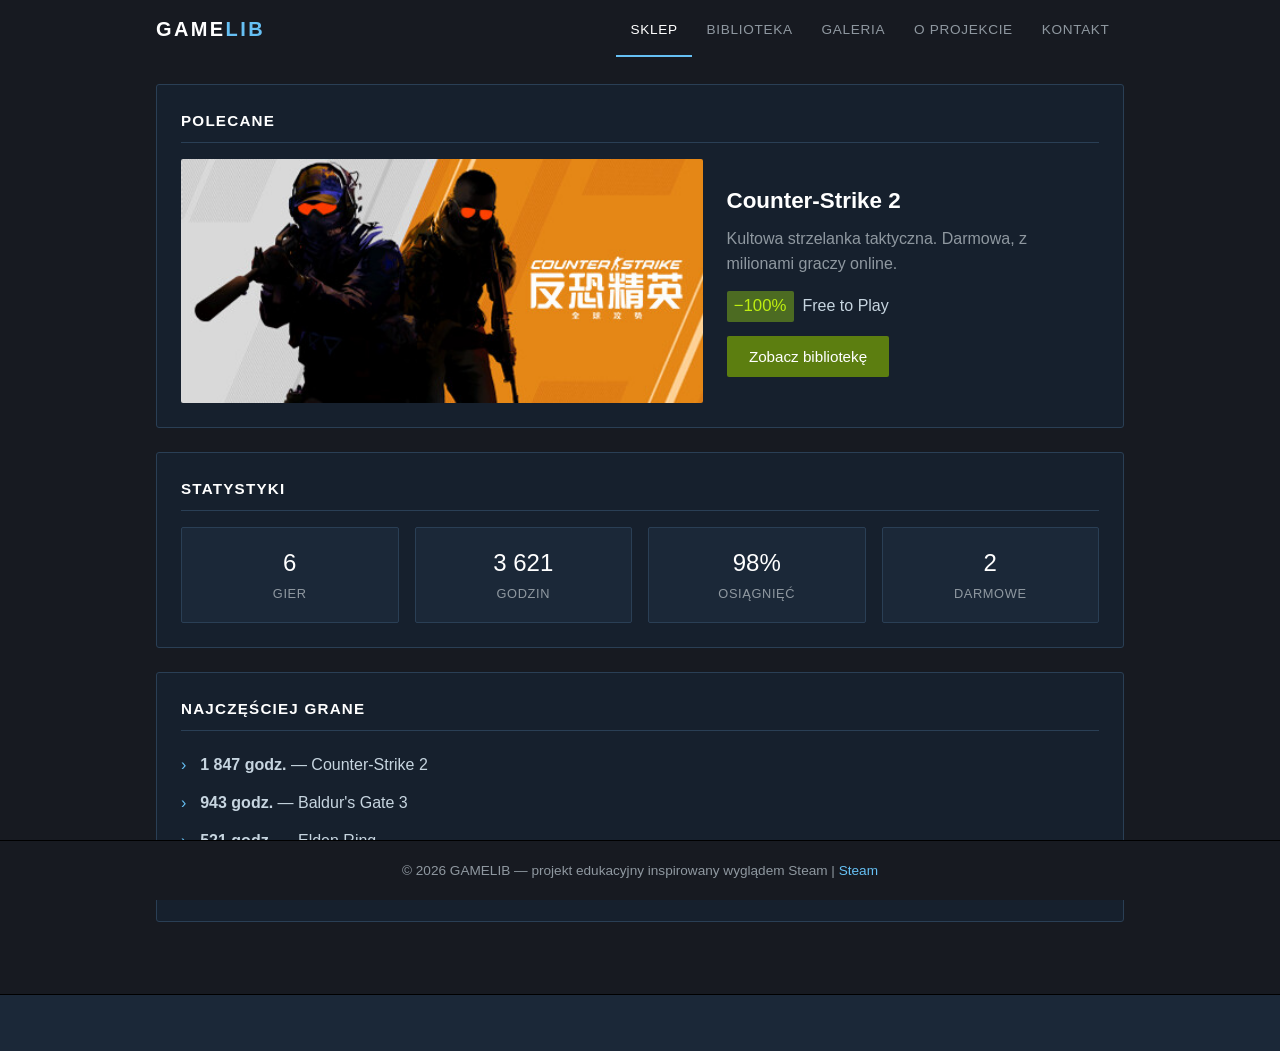
<file: index.html>
<!DOCTYPE html>
<html lang="pl">
<head>
    <meta charset="UTF-8">
    <meta name="viewport" content="width=device-width, initial-scale=1.0">
    <meta name="description" content="Minimalistyczna biblioteka gier w stylu Steam">
    <title>Strona główna — GAMELIB</title>
    <link rel="stylesheet" href="style.css">
</head>
<body>
    <header class="topbar"><div class="inner">
        <div class="logo">GAME<span>LIB</span></div>
        <nav><ul><li><a href="index.html" class="active">Sklep</a></li><li><a href="oferta.html">Biblioteka</a></li><li><a href="galeria.html">Galeria</a></li><li><a href="o-nas.html">O projekcie</a></li><li><a href="kontakt.html">Kontakt</a></li></ul></nav>
    </div></div>
    <main>
        <section class="panel">
            <h2>Polecane</h2>
            <div class="featured">
                <img src="cs2.png" alt="Okładka gry Counter-Strike 2">
                <div>
                    <h3>Counter-Strike 2</h3>
                    <p class="muted">Kultowa strzelanka taktyczna. Darmowa, z milionami graczy online.</p>
                    <p><span class="discount">−100%</span> &nbsp;Free to Play</p>
                    <a class="btn" href="oferta.html">Zobacz bibliotekę</a>
                </div>
            </div>
        </section>

        <section class="panel">
            <h2>Statystyki</h2>
            <div class="stats">
                <div class="stat"><b>6</b><span>Gier</span></div>
                <div class="stat"><b>3 621</b><span>Godzin</span></div>
                <div class="stat"><b>98%</b><span>Osiągnięć</span></div>
                <div class="stat"><b>2</b><span>Darmowe</span></div>
            </div>
        </section>

        <section class="panel">
            <h2>Najczęściej grane</h2>
            <ul class="list">
                <li><strong>1 847 godz.</strong> — Counter-Strike 2</li>
                <li><strong>943 godz.</strong> — Baldur's Gate 3</li>
                <li><strong>521 godz.</strong> — Elden Ring</li>
                <li><strong>312 godz.</strong> — Cyberpunk 2077</li>
            </ul>
        </section>
    </main>
    <footer>&copy; 2026 GAMELIB — projekt edukacyjny inspirowany wyglądem Steam | <a href="https://store.steampowered.com/" target="_blank" rel="noopener">Steam</a></footer>
</body>
</html>
</file>
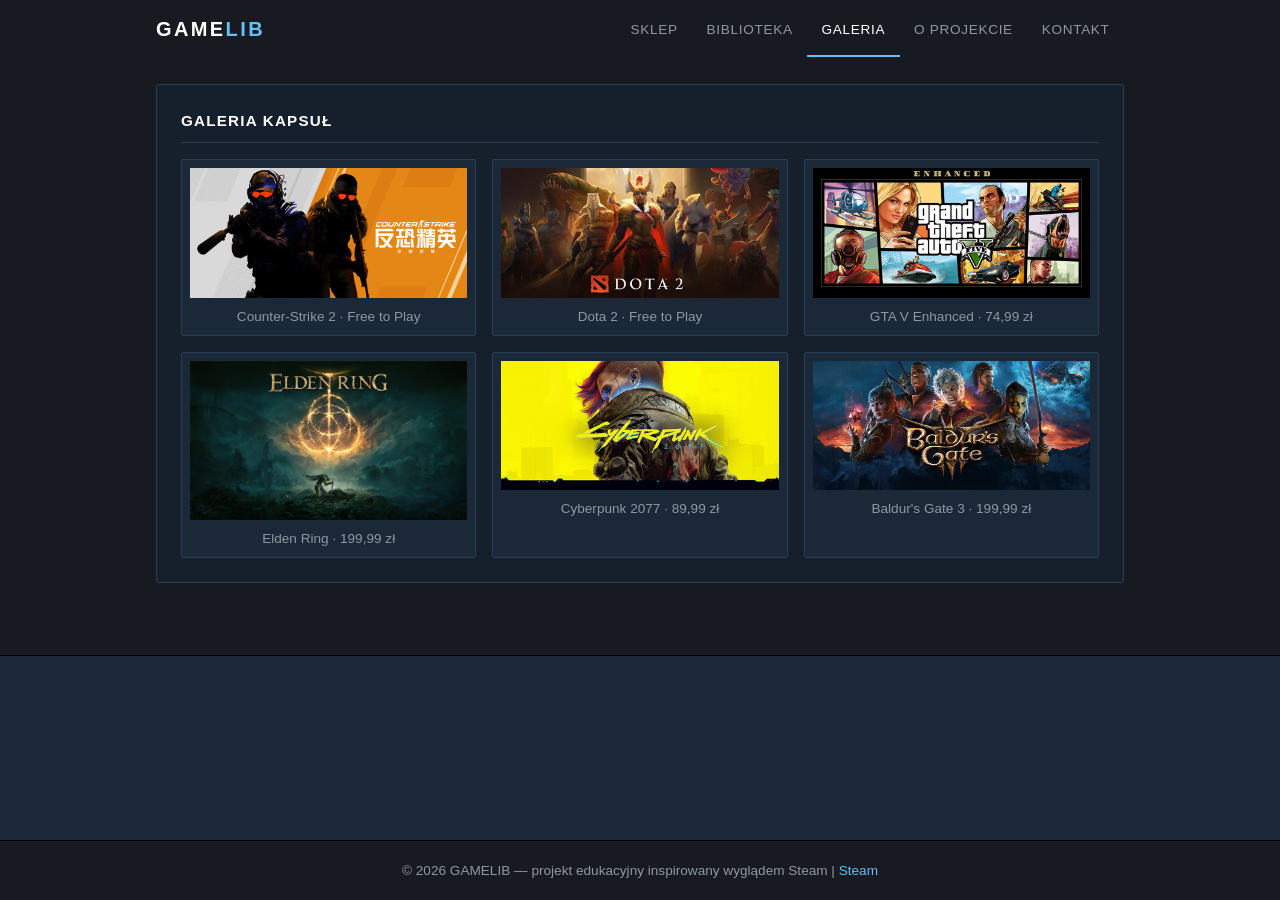
<file: galeria.html>
<!DOCTYPE html>
<html lang="pl">
<head>
    <meta charset="UTF-8">
    <meta name="viewport" content="width=device-width, initial-scale=1.0">
    <meta name="description" content="Minimalistyczna biblioteka gier w stylu Steam">
    <title>Galeria — GAMELIB</title>
    <link rel="stylesheet" href="style.css">
</head>
<body>
    <header class="topbar"><div class="inner">
        <div class="logo">GAME<span>LIB</span></div>
        <nav><ul><li><a href="index.html">Sklep</a></li><li><a href="oferta.html">Biblioteka</a></li><li><a href="galeria.html" class="active">Galeria</a></li><li><a href="o-nas.html">O projekcie</a></li><li><a href="kontakt.html">Kontakt</a></li></ul></nav>
    </div></div>
    <main>
        <section class="panel">
            <h2>Galeria kapsuł</h2>
            <div class="gallery-grid">
                <figure>
                    <a href="https://store.steampowered.com/app/730/" target="_blank" rel="noopener">
                        <img src="cs2.png" alt="Kapsuła gry Counter-Strike 2">
                        <figcaption>Counter-Strike 2 · Free to Play</figcaption>
                    </a>
                </figure>
                <figure>
                    <a href="https://store.steampowered.com/app/570/" target="_blank" rel="noopener">
                        <img src="dota2.png" alt="Kapsuła gry Dota 2">
                        <figcaption>Dota 2 · Free to Play</figcaption>
                    </a>
                </figure>
                <figure>
                    <a href="https://store.steampowered.com/app/3240220/" target="_blank" rel="noopener">
                        <img src="gta5.png" alt="Kapsuła gry GTA V Enhanced">
                        <figcaption>GTA V Enhanced · 74,99 zł</figcaption>
                    </a>
                </figure>
                <figure>
                    <a href="https://store.steampowered.com/app/1245620/" target="_blank" rel="noopener">
                        <img src="eldenring.png" alt="Kapsuła gry Elden Ring">
                        <figcaption>Elden Ring · 199,99 zł</figcaption>
                    </a>
                </figure>
                <figure>
                    <a href="https://store.steampowered.com/app/1091500/" target="_blank" rel="noopener">
                        <img src="cyberpunk.png" alt="Kapsuła gry Cyberpunk 2077">
                        <figcaption>Cyberpunk 2077 · 89,99 zł</figcaption>
                    </a>
                </figure>
                <figure>
                    <a href="https://store.steampowered.com/app/1086940/" target="_blank" rel="noopener">
                        <img src="bg3.png" alt="Kapsuła gry Baldur's Gate 3">
                        <figcaption>Baldur's Gate 3 · 199,99 zł</figcaption>
                    </a>
                </figure>
            </div>
        </section>
    </main>
    <footer>&copy; 2026 GAMELIB — projekt edukacyjny inspirowany wyglądem Steam | <a href="https://store.steampowered.com/" target="_blank" rel="noopener">Steam</a></footer>
</body>
</html>
</file>
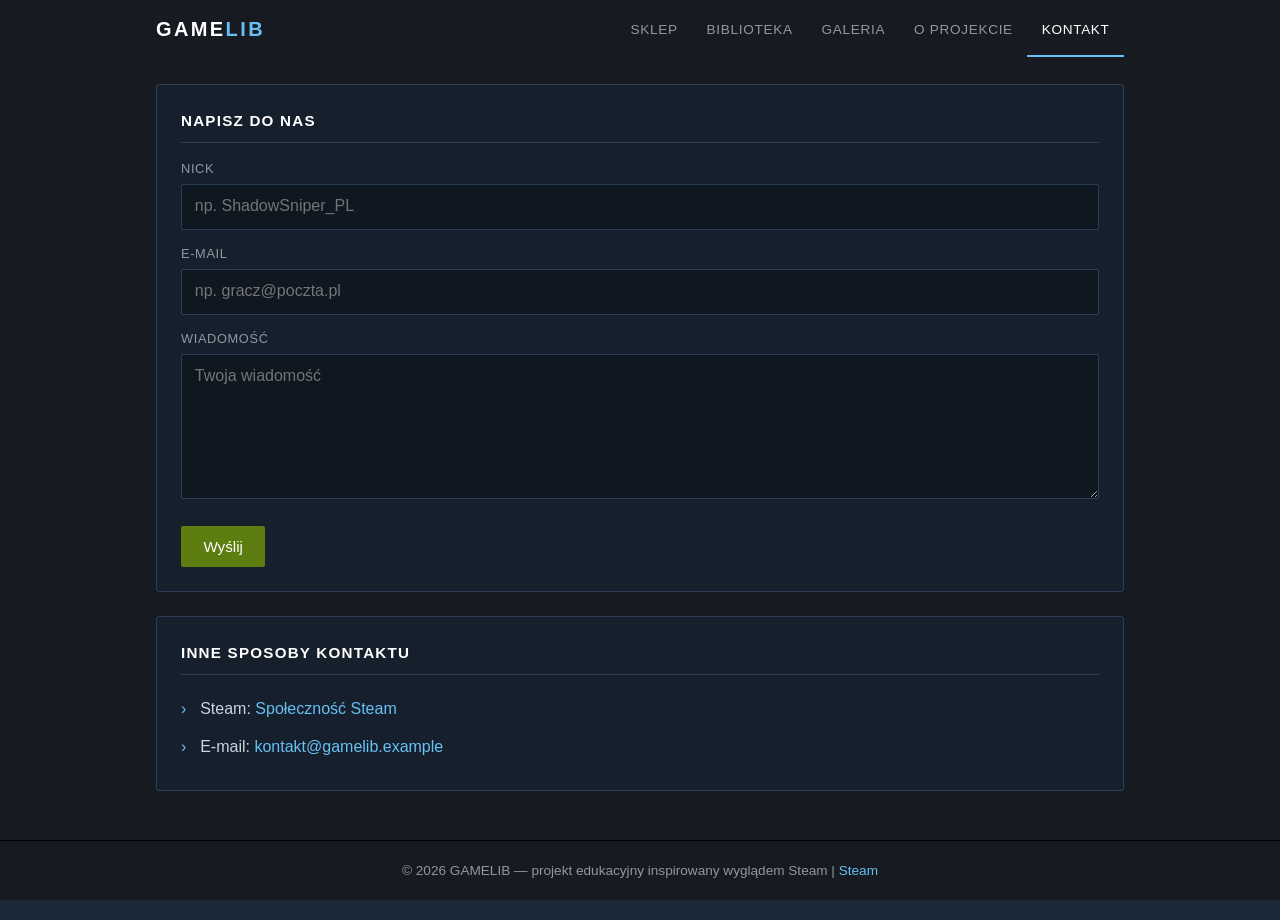
<file: kontakt.html>
<!DOCTYPE html>
<html lang="pl">
<head>
    <meta charset="UTF-8">
    <meta name="viewport" content="width=device-width, initial-scale=1.0">
    <meta name="description" content="Minimalistyczna biblioteka gier w stylu Steam">
    <title>Kontakt — GAMELIB</title>
    <link rel="stylesheet" href="style.css">
</head>
<body>
    <header class="topbar"><div class="inner">
        <div class="logo">GAME<span>LIB</span></div>
        <nav><ul><li><a href="index.html">Sklep</a></li><li><a href="oferta.html">Biblioteka</a></li><li><a href="galeria.html">Galeria</a></li><li><a href="o-nas.html">O projekcie</a></li><li><a href="kontakt.html" class="active">Kontakt</a></li></ul></nav>
    </div></div>
    <main>
        <section class="panel">
            <h2>Napisz do nas</h2>
            <form action="#" method="post">
                <label for="nick">Nick</label>
                <input type="text" id="nick" name="nick" placeholder="np. ShadowSniper_PL" required>

                <label for="email">E-mail</label>
                <input type="email" id="email" name="email" placeholder="np. gracz@poczta.pl" required>

                <label for="wiadomosc">Wiadomość</label>
                <textarea id="wiadomosc" name="wiadomosc" rows="5" placeholder="Twoja wiadomość" required></textarea>

                <button type="submit" class="btn">Wyślij</button>
            </form>
        </section>

        <section class="panel">
            <h2>Inne sposoby kontaktu</h2>
            <ul class="list">
                <li>Steam: <a href="https://steamcommunity.com/" target="_blank" rel="noopener">Społeczność Steam</a></li>
                <li>E-mail: <a href="mailto:kontakt@gamelib.example">kontakt@gamelib.example</a></li>
            </ul>
        </section>
    </main>
    <footer>&copy; 2026 GAMELIB — projekt edukacyjny inspirowany wyglądem Steam | <a href="https://store.steampowered.com/" target="_blank" rel="noopener">Steam</a></footer>
</body>
</html>
</file>
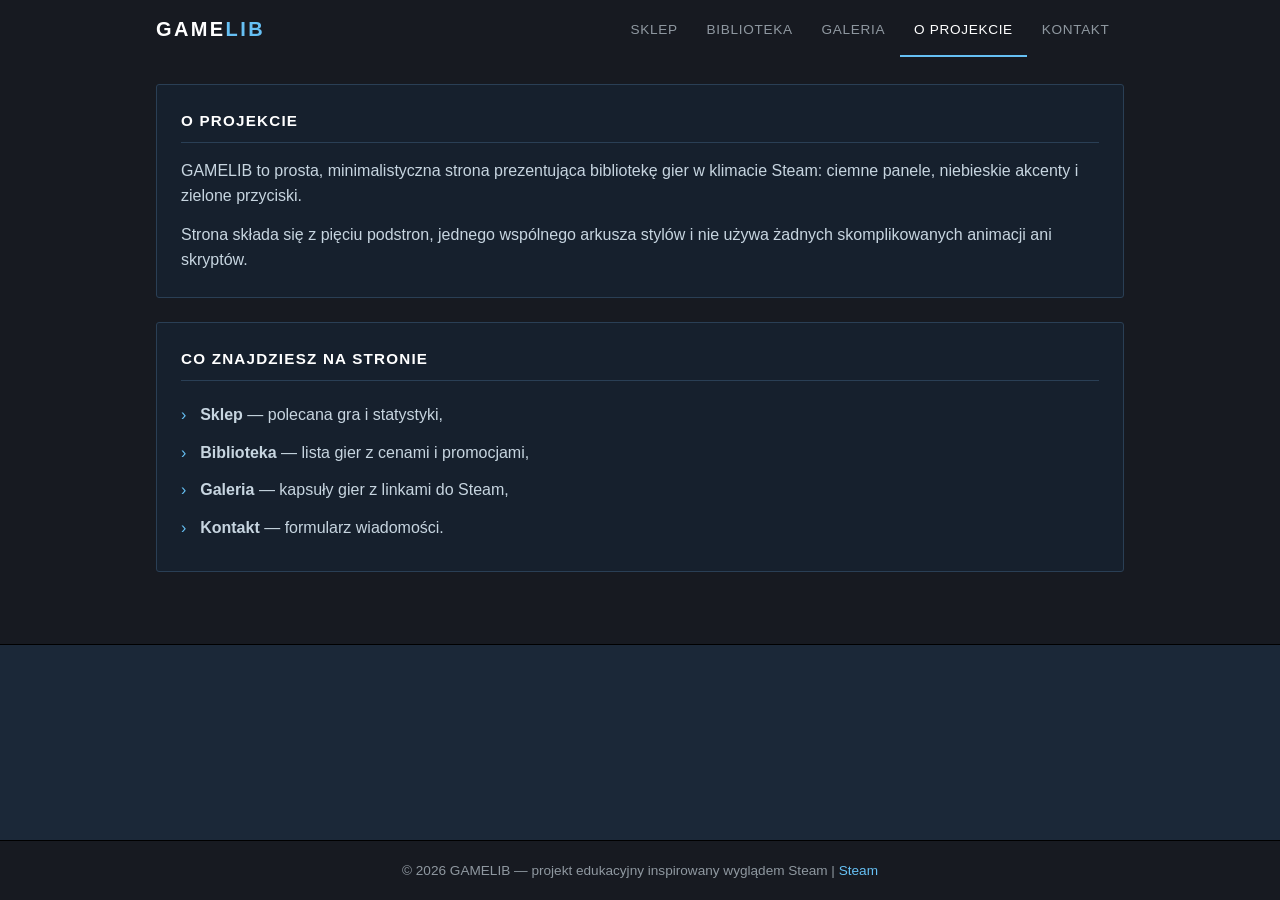
<file: o-nas.html>
<!DOCTYPE html>
<html lang="pl">
<head>
    <meta charset="UTF-8">
    <meta name="viewport" content="width=device-width, initial-scale=1.0">
    <meta name="description" content="Minimalistyczna biblioteka gier w stylu Steam">
    <title>O projekcie — GAMELIB</title>
    <link rel="stylesheet" href="style.css">
</head>
<body>
    <header class="topbar"><div class="inner">
        <div class="logo">GAME<span>LIB</span></div>
        <nav><ul><li><a href="index.html">Sklep</a></li><li><a href="oferta.html">Biblioteka</a></li><li><a href="galeria.html">Galeria</a></li><li><a href="o-nas.html" class="active">O projekcie</a></li><li><a href="kontakt.html">Kontakt</a></li></ul></nav>
    </div></div>
    <main>
        <section class="panel">
            <h2>O projekcie</h2>
            <p>GAMELIB to prosta, minimalistyczna strona prezentująca bibliotekę gier
            w klimacie Steam: ciemne panele, niebieskie akcenty i zielone przyciski.</p>
            <p>Strona składa się z pięciu podstron, jednego wspólnego arkusza stylów
            i nie używa żadnych skomplikowanych animacji ani skryptów.</p>
        </section>

        <section class="panel">
            <h2>Co znajdziesz na stronie</h2>
            <ul class="list">
                <li><strong>Sklep</strong> — polecana gra i statystyki,</li>
                <li><strong>Biblioteka</strong> — lista gier z cenami i promocjami,</li>
                <li><strong>Galeria</strong> — kapsuły gier z linkami do Steam,</li>
                <li><strong>Kontakt</strong> — formularz wiadomości.</li>
            </ul>
        </section>
    </main>
    <footer>&copy; 2026 GAMELIB — projekt edukacyjny inspirowany wyglądem Steam | <a href="https://store.steampowered.com/" target="_blank" rel="noopener">Steam</a></footer>
</body>
</html>
</file>
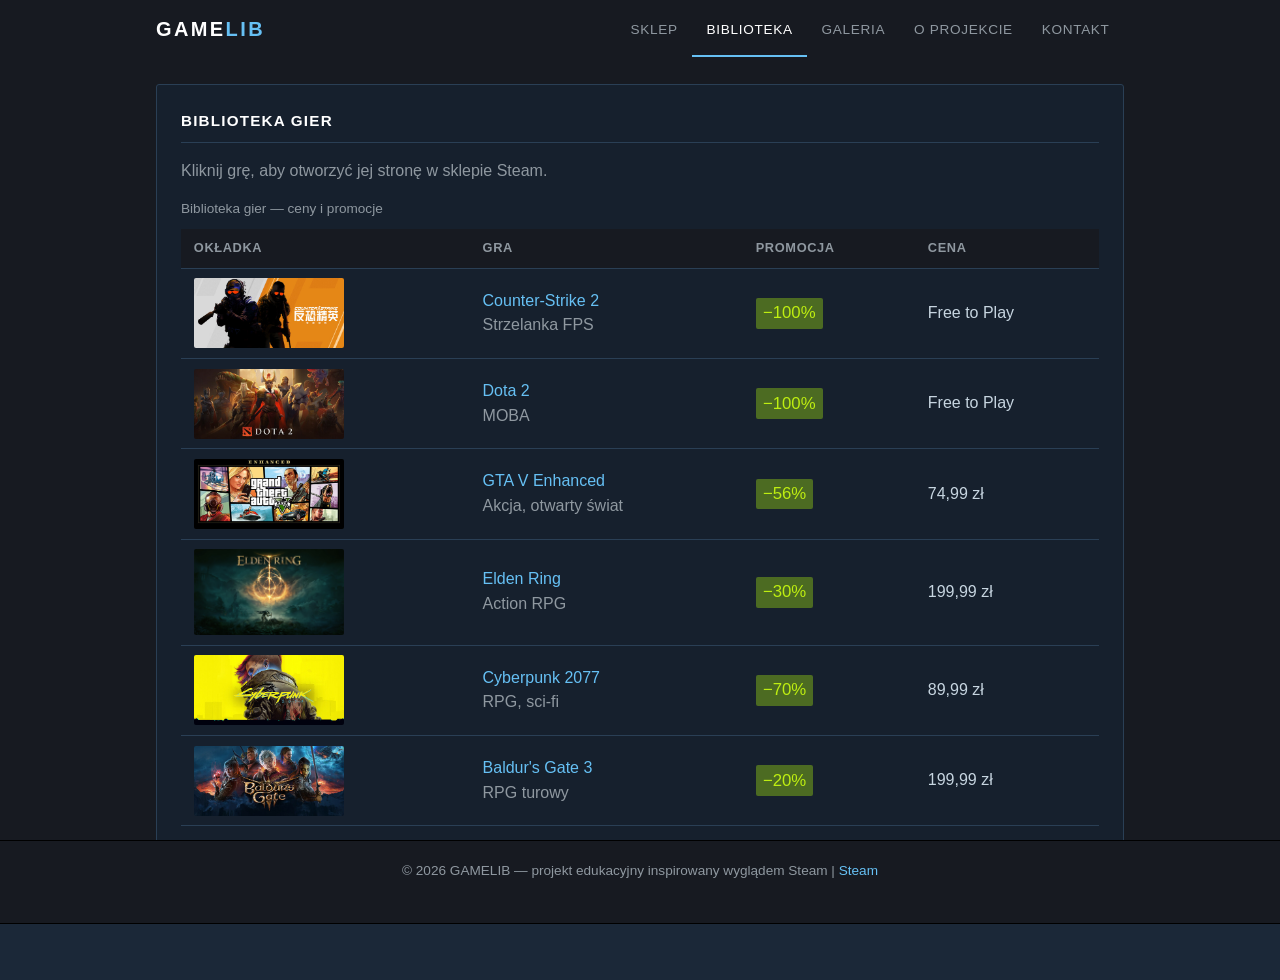
<file: oferta.html>
<!DOCTYPE html>
<html lang="pl">
<head>
    <meta charset="UTF-8">
    <meta name="viewport" content="width=device-width, initial-scale=1.0">
    <meta name="description" content="Minimalistyczna biblioteka gier w stylu Steam">
    <title>Biblioteka — GAMELIB</title>
    <link rel="stylesheet" href="style.css">
</head>
<body>
    <header class="topbar"><div class="inner">
        <div class="logo">GAME<span>LIB</span></div>
        <nav><ul><li><a href="index.html">Sklep</a></li><li><a href="oferta.html" class="active">Biblioteka</a></li><li><a href="galeria.html">Galeria</a></li><li><a href="o-nas.html">O projekcie</a></li><li><a href="kontakt.html">Kontakt</a></li></ul></nav>
    </div></div>
    <main>
        <section class="panel">
            <h2>Biblioteka gier</h2>
            <p class="muted">Kliknij grę, aby otworzyć jej stronę w sklepie Steam.</p>
            <div class="table-wrap">
                <table>
                    <caption>Biblioteka gier — ceny i promocje</caption>
                    <thead>
                        <tr><th>Okładka</th><th>Gra</th><th>Promocja</th><th>Cena</th></tr>
                    </thead>
                    <tbody>
                    <tr>
                        <td><img src="cs2.png" alt="Okładka gry Counter-Strike 2"></td>
                        <td><a href="https://store.steampowered.com/app/730/" target="_blank" rel="noopener">Counter-Strike 2</a><br><span class="muted">Strzelanka FPS</span></td>
                        <td><span class="discount">−100%</span></td>
                        <td>Free to Play</td>
                    </tr>
                    <tr>
                        <td><img src="dota2.png" alt="Okładka gry Dota 2"></td>
                        <td><a href="https://store.steampowered.com/app/570/" target="_blank" rel="noopener">Dota 2</a><br><span class="muted">MOBA</span></td>
                        <td><span class="discount">−100%</span></td>
                        <td>Free to Play</td>
                    </tr>
                    <tr>
                        <td><img src="gta5.png" alt="Okładka gry GTA V Enhanced"></td>
                        <td><a href="https://store.steampowered.com/app/3240220/" target="_blank" rel="noopener">GTA V Enhanced</a><br><span class="muted">Akcja, otwarty świat</span></td>
                        <td><span class="discount">−56%</span></td>
                        <td>74,99 zł</td>
                    </tr>
                    <tr>
                        <td><img src="eldenring.png" alt="Okładka gry Elden Ring"></td>
                        <td><a href="https://store.steampowered.com/app/1245620/" target="_blank" rel="noopener">Elden Ring</a><br><span class="muted">Action RPG</span></td>
                        <td><span class="discount">−30%</span></td>
                        <td>199,99 zł</td>
                    </tr>
                    <tr>
                        <td><img src="cyberpunk.png" alt="Okładka gry Cyberpunk 2077"></td>
                        <td><a href="https://store.steampowered.com/app/1091500/" target="_blank" rel="noopener">Cyberpunk 2077</a><br><span class="muted">RPG, sci-fi</span></td>
                        <td><span class="discount">−70%</span></td>
                        <td>89,99 zł</td>
                    </tr>
                    <tr>
                        <td><img src="bg3.png" alt="Okładka gry Baldur's Gate 3"></td>
                        <td><a href="https://store.steampowered.com/app/1086940/" target="_blank" rel="noopener">Baldur's Gate 3</a><br><span class="muted">RPG turowy</span></td>
                        <td><span class="discount">−20%</span></td>
                        <td>199,99 zł</td>
                    </tr>
                    </tbody>
                </table>
            </div>
        </section>
    </main>
    <footer>&copy; 2026 GAMELIB — projekt edukacyjny inspirowany wyglądem Steam | <a href="https://store.steampowered.com/" target="_blank" rel="noopener">Steam</a></footer>
</body>
</html>
</file>
<file: style.css>
* { margin: 0; padding: 0; box-sizing: border-box; }
 
:root {
    --bg:      #1b2838;
    --top:     #171a21;
    --panel:   #16202d;
    --line:    #2a3f55;
    --text:    #c7d5e0;
    --muted:   #8f98a0;
    --accent:  #66c0f4;
    --green:   #5c7e10;
    --disc-bg: #4c6b22;
    --disc-fg: #beee11;
}
 
body {
    font-family: Arial, Helvetica, sans-serif;
    background: var(--bg);
    color: var(--text);
    line-height: 1.55;
    min-height: 100vh;
    padding-bottom: 3.5rem;
    display: flex;
    flex-direction: column;
}
 
a { color: var(--accent); text-decoration: none; transition: color .2s ease; }
a:hover { color: #fff; }
img { max-width: 100%; display: block; }
 
.topbar { background: var(--top); border-bottom: 1px solid #000; }
.topbar .inner {
    max-width: 1000px; margin: 0 auto; padding: 0 1rem;
    display: flex; align-items: center; justify-content: space-between; flex-wrap: wrap;
}
.logo { font-size: 1.25rem; font-weight: 700; letter-spacing: .12em; color: #fff; padding: .9rem 0; }
.logo span { color: var(--accent); }
nav ul { display: flex; list-style: none; flex-wrap: wrap; }
nav a {
    display: block; padding: 1.05rem .9rem;
    color: var(--muted); font-size: .85rem; text-transform: uppercase; letter-spacing: .05em;
    transition: color .2s ease, box-shadow .2s ease;
}
nav a:hover { color: #fff; }
nav a.active { color: #fff; box-shadow: inset 0 -2px 0 var(--accent); }
 
main { flex: 1; width: 100%; max-width: 1000px; margin: 0 auto; padding: 1.5rem 1rem 3rem; }
 
.panel { background: var(--panel); border: 1px solid var(--line); border-radius: 3px; padding: 1.5rem; margin-bottom: 1.5rem; }
.panel h2 { font-size: .95rem; text-transform: uppercase; letter-spacing: .08em; color: #fff; margin-bottom: 1rem; padding-bottom: .6rem; border-bottom: 1px solid var(--line); }
.panel p { margin-bottom: .9rem; }
.panel p:last-child { margin-bottom: 0; }
.muted { color: var(--muted); }
.center { text-align: center; }
 
.btn {
    display: inline-block; padding: .55rem 1.4rem; border: 0; border-radius: 2px; cursor: pointer;
    font: inherit; font-size: .95rem; color: #fff; background: var(--green);
    transition: background-color .2s ease, transform .2s ease;
}
.btn:hover { background: #6f9715; color: #fff; transform: translateY(-1px); }
.btn.blue { background: #2f89bc; }
.btn.blue:hover { background: #3a9ad2; }
 
.featured { display: grid; grid-template-columns: 1.4fr 1fr; gap: 1.5rem; align-items: center; }
.featured img { width: 100%; border-radius: 2px; }
.featured h3 { color: #fff; font-size: 1.4rem; margin-bottom: .5rem; }
 
.stats { display: grid; grid-template-columns: repeat(4, 1fr); gap: 1rem; }
.stat { background: var(--bg); border: 1px solid var(--line); padding: 1rem; text-align: center; border-radius: 2px; }
.stat b { display: block; font-size: 1.5rem; color: #fff; font-weight: 400; }
.stat span { font-size: .8rem; color: var(--muted); text-transform: uppercase; letter-spacing: .05em; }
 
.table-wrap { overflow-x: auto; }
table { width: 100%; border-collapse: collapse; }
caption { text-align: left; color: var(--muted); font-size: .85rem; padding-bottom: .6rem; }
th, td { padding: .6rem .8rem; text-align: left; border-bottom: 1px solid var(--line); vertical-align: middle; }
thead th { background: var(--top); color: var(--muted); font-size: .8rem; text-transform: uppercase; letter-spacing: .05em; }
td img { width: 150px; border-radius: 2px; }
tbody tr { transition: background-color .2s ease; }
tbody tr:hover { background: #22364b; }
.discount { background: var(--disc-bg); color: var(--disc-fg); font-size: 1.05rem; padding: .15rem .45rem; border-radius: 2px; display: inline-block; }
 
.gallery-grid { display: grid; grid-template-columns: repeat(3, 1fr); gap: 1rem; }
.gallery-grid figure { background: var(--bg); border: 1px solid var(--line); padding: .5rem; border-radius: 2px; transition: border-color .2s ease, transform .2s ease; }
.gallery-grid figure:hover { border-color: var(--accent); transform: translateY(-3px); }
.gallery-grid figcaption { padding-top: .5rem; font-size: .85rem; color: var(--muted); text-align: center; }
 
.list { list-style: none; }
.list li { padding: .4rem 0 .4rem 1.2rem; position: relative; }
.list li::before { content: "›"; position: absolute; left: 0; color: var(--accent); }
 
form label { display: block; margin: .9rem 0 .3rem; font-size: .8rem; text-transform: uppercase; letter-spacing: .05em; color: var(--muted); }
form input, form textarea {
    width: 100%; padding: .6rem .8rem; background: #316282; background: #0f1721;
    border: 1px solid var(--line); border-radius: 2px; color: var(--text); font: inherit;
    transition: border-color .2s ease;
}
form input:focus, form textarea:focus { outline: none; border-color: var(--accent); }
form .btn { margin-top: 1.2rem; }
 
footer { position: fixed; left: 0; right: 0; bottom: 0; z-index: 50; background: var(--top); color: var(--muted); text-align: center; padding: 1.2rem 1rem; font-size: .85rem; border-top: 1px solid #000; }
 
@media (max-width: 800px) {
    .featured { grid-template-columns: 1fr; }
    .stats { grid-template-columns: repeat(2, 1fr); }
    .gallery-grid { grid-template-columns: repeat(2, 1fr); }
    td img { width: 100px; }
}
@media (max-width: 480px) {
    .gallery-grid { grid-template-columns: 1fr; }
    nav a { padding: .8rem .6rem; }
}
</file>
